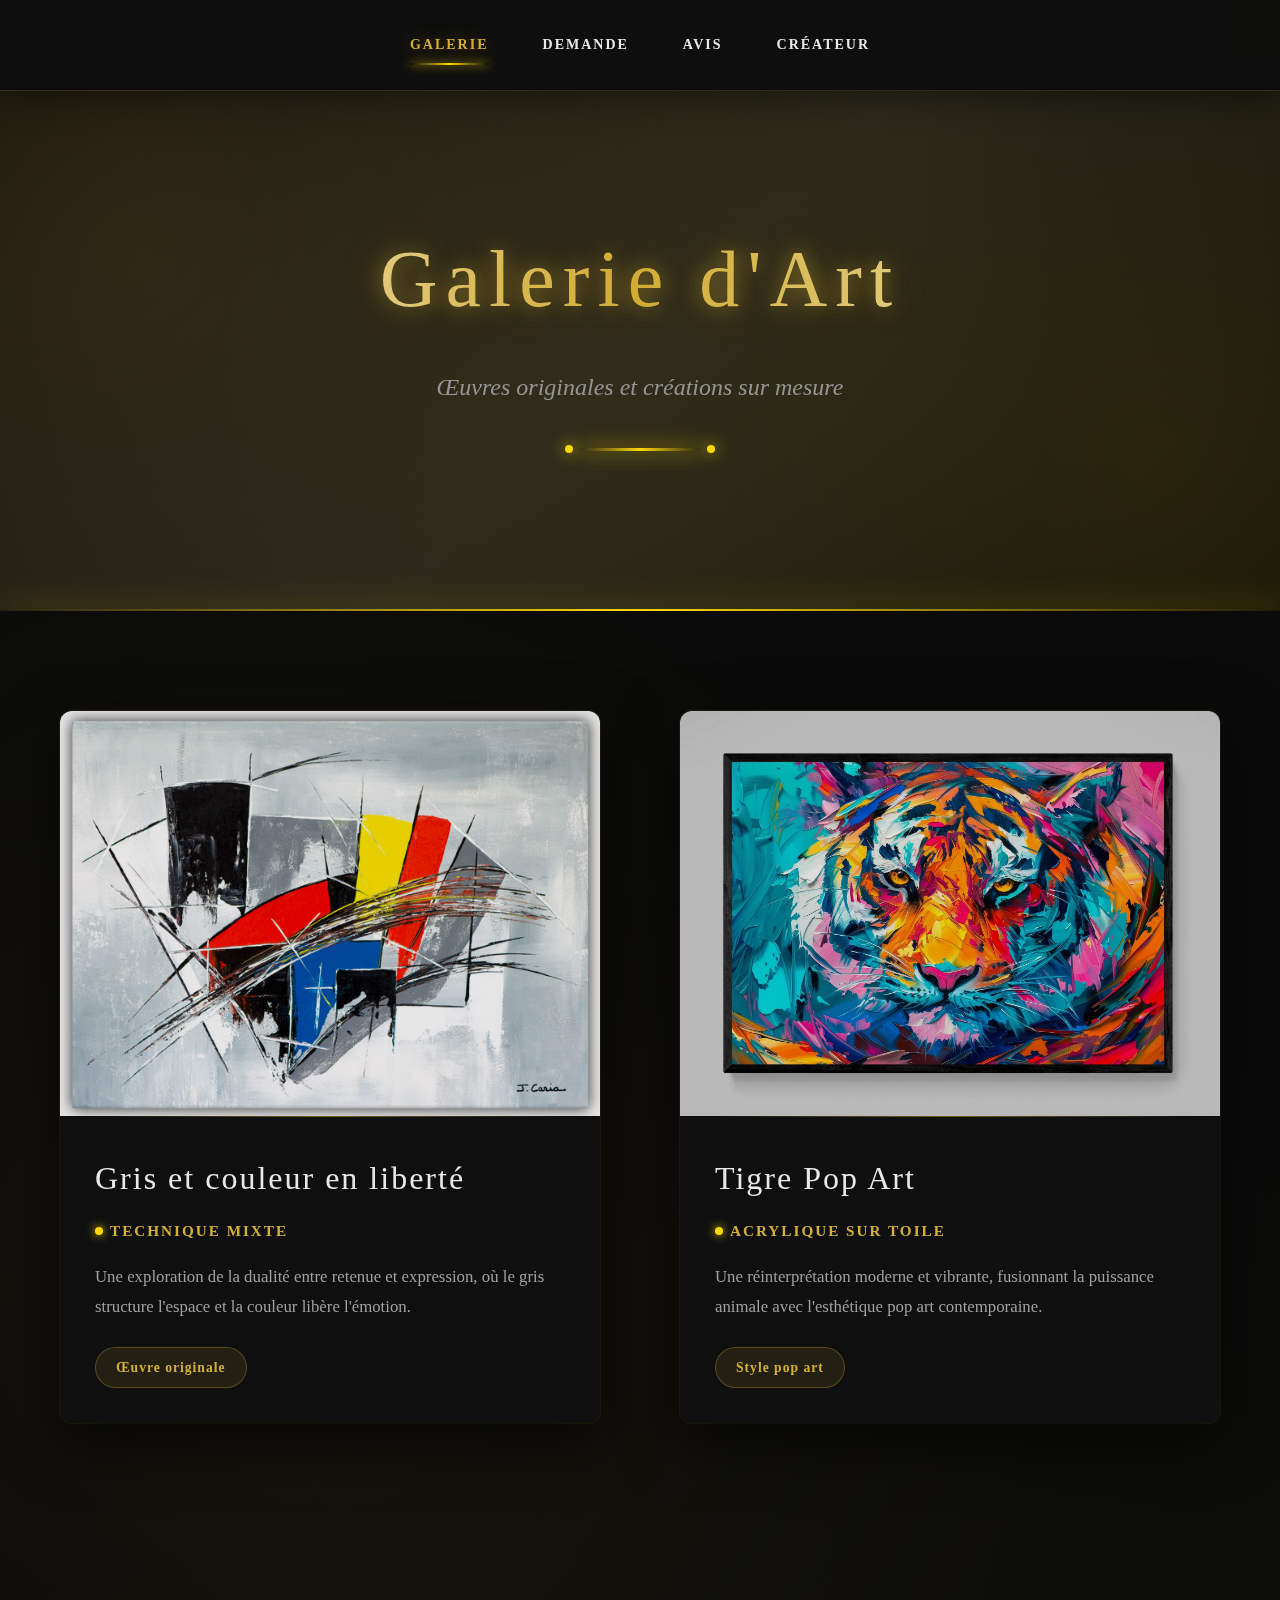
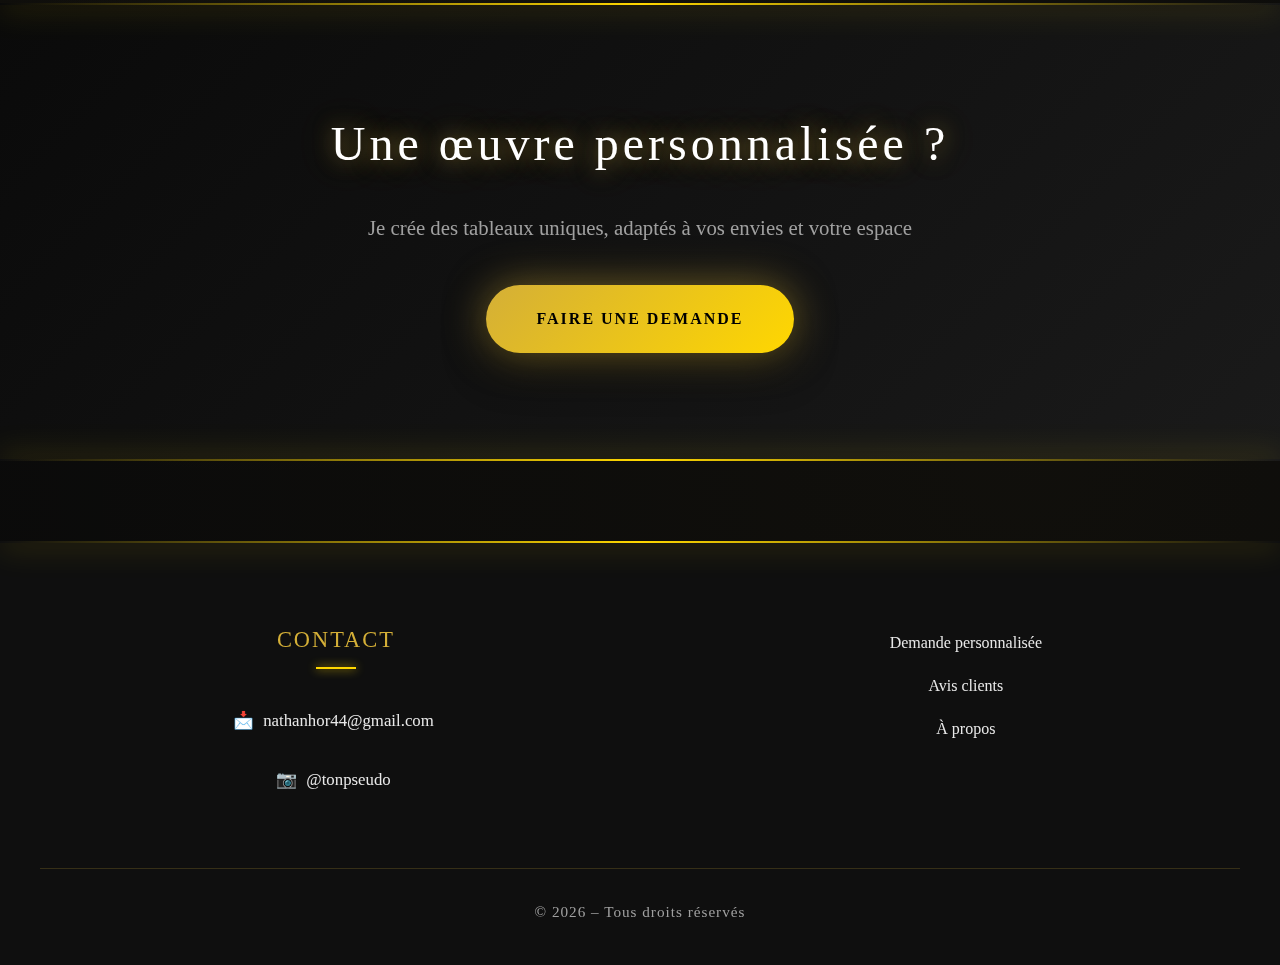
<file: index.html>
<!DOCTYPE html>
<html lang="fr">
<head>
  <meta charset="UTF-8">
  <meta name="viewport" content="width=device-width, initial-scale=1.0">
  <title>Galerie – Œuvres Originales</title>
  <link rel="stylesheet" href="style.css">
</head>
<body>
  <!-- Navigation -->
  <nav>
    <a href="index.html" class="active">Galerie</a>
    <a href="demande.html">Demande</a>
    <a href="avis.html">Avis</a>
    <a href="createur.html">Créateur</a>
  </nav>
  <!-- Hero Section -->
  <header class="hero">
    <div class="hero-content">
      <h1>Galerie d'Art</h1>
      <p class="subtitle">Œuvres originales et créations sur mesure</p>
      <div class="hero-divider"></div>
    </div>
  </header>
  <!-- Galerie -->
  <main class="galerie">

    <div class="oeuvre" data-aos="fade-up">
      <div class="oeuvre-image">
        <img src="tableau-gris-et-colore-en-liberte.jpg" alt="Tableau gris et coloré en liberté">
        <div class="oeuvre-overlay">
          <button class="btn-contact" onclick="window.location.href='paiement.html'">Commander</button>
        </div>
      </div>
      <div class="oeuvre-info">
        <h2>Gris et couleur en liberté</h2>
        <p class="technique">Technique mixte</p>
        <p class="description">Une exploration de la dualité entre retenue et expression, où le gris structure l'espace et la couleur libère l'émotion.</p>
        <span class="tag">Œuvre originale</span>
      </div>
    </div>
    <div class="oeuvre" data-aos="fade-up" data-aos-delay="100">
      <div class="oeuvre-image">
        <img src="tableau-tigre-pop-art-283023_5000x.webp" alt="Tigre pop art">
        <div class="oeuvre-overlay">
          <button class="btn-contact" onclick="window.location.href='paiement.html'">Commander</button>
        </div>
      </div>
      <div class="oeuvre-info">
        <h2>Tigre Pop Art</h2>
        <p class="technique">Acrylique sur toile</p>
        <p class="description">Une réinterprétation moderne et vibrante, fusionnant la puissance animale avec l'esthétique pop art contemporaine.</p>
        <span class="tag">Style pop art</span>
      </div>
    </div>
  </main>
  <!-- Call to action -->
  <section class="cta">
    <h2>Une œuvre personnalisée ?</h2>
    <p>Je crée des tableaux uniques, adaptés à vos envies et votre espace</p>
    <a href="demande.html" class="btn-primary">Faire une demande</a>
  </section>
  <!-- Footer -->
  <footer>
    <div class="footer-content">
      <div class="footer-contact">
        <h3>Contact</h3>
        <p>
          📩 <a href="mailto:nathanhor44@gmail.com?subject=Contact%20artiste">nathanhor44@gmail.com</a>
        </p>
        <p>
          📷 <a href="https://www.instagram.com/tonpseudo/" target="_blank">@tonpseudo</a>
        </p>
      </div>
      <div class="footer-nav">
        <a href="demande.html">Demande personnalisée</a>
        <a href="avis.html">Avis clients</a>
        <a href="createur.html">À propos</a>
      </div>
    </div>
    <p class="copyright">© 2026 – Tous droits réservés</p>
  </footer>
</body>
</html>
</file>
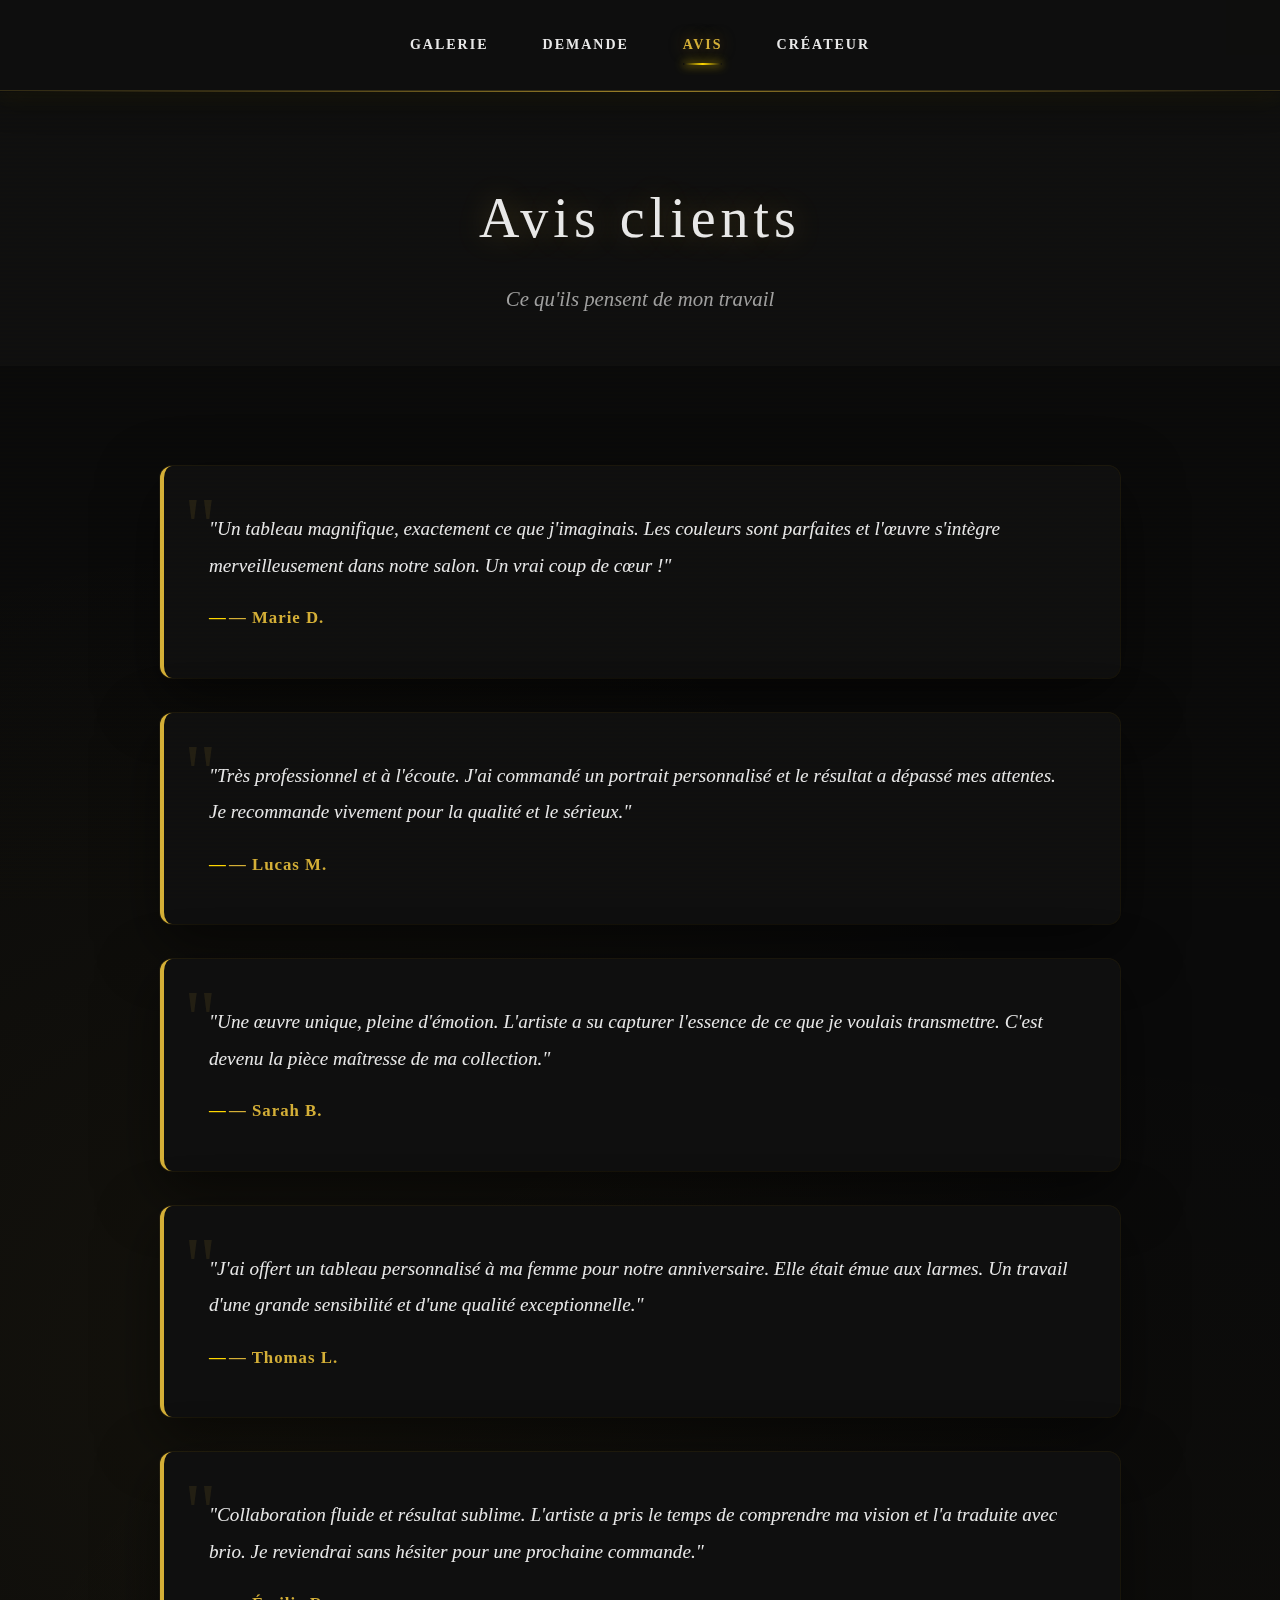
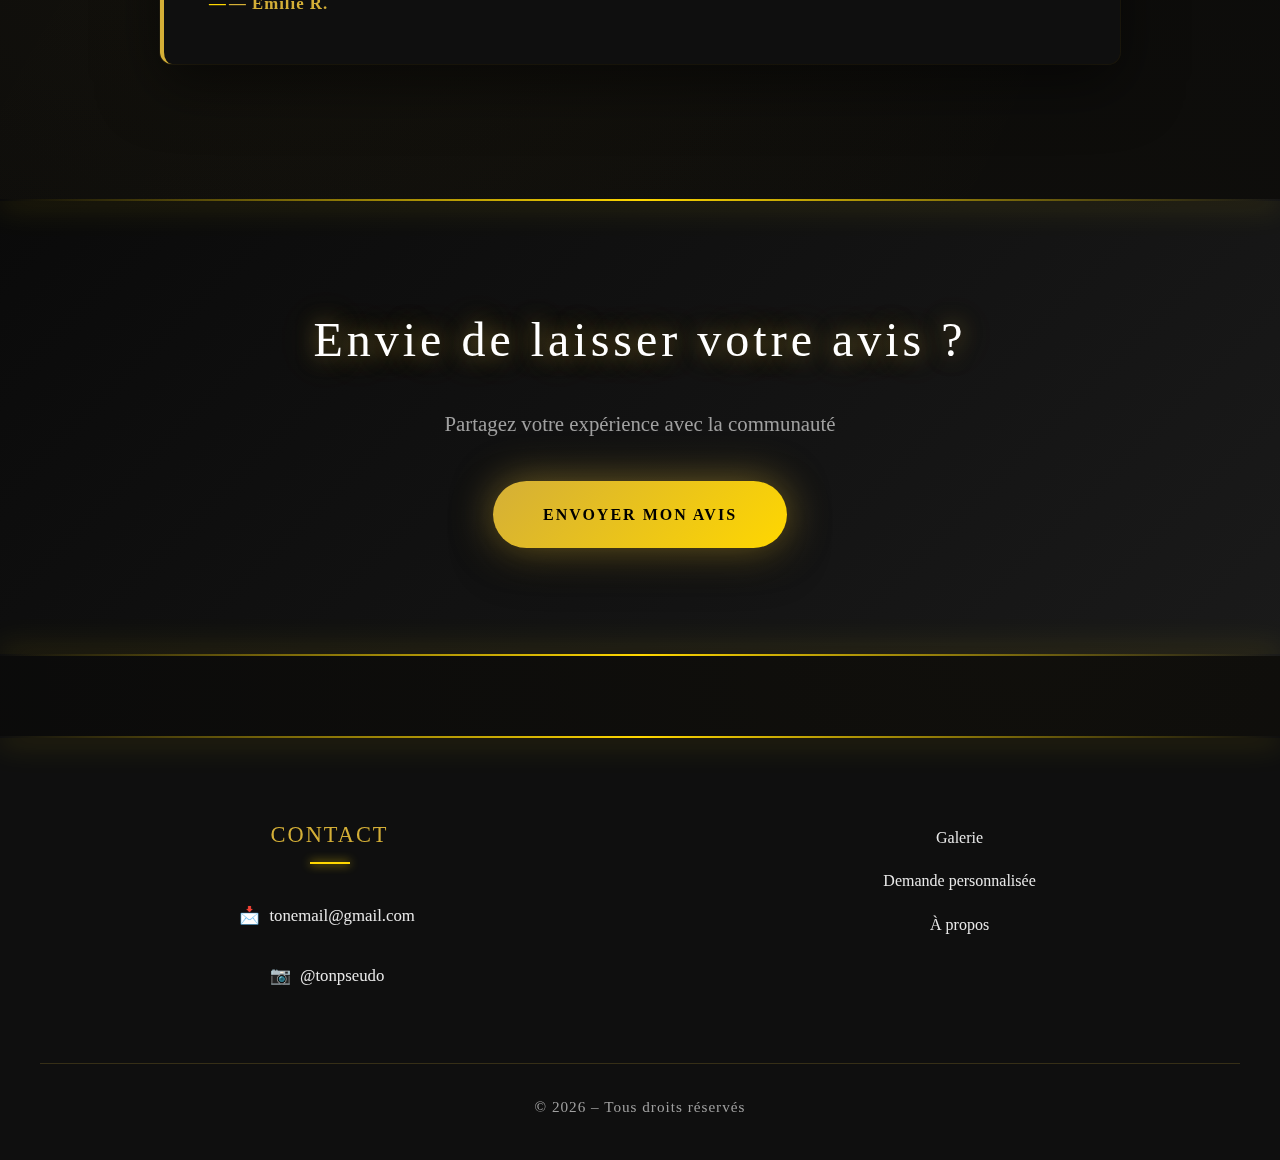
<file: avis.html>
<!DOCTYPE html>
<html lang="fr">
<head>
  <meta charset="UTF-8">
  <meta name="viewport" content="width=device-width, initial-scale=1.0">
  <title>Avis clients</title>
  <link rel="stylesheet" href="style.css">
</head>

<body>

  <nav>
    <a href="index.html">Galerie</a>
    <a href="demande.html">Demande</a>
    <a href="avis.html" class="active">Avis</a>
    <a href="createur.html">Créateur</a>
  </nav>

  <header>
    <h1>Avis clients</h1>
    <p>Ce qu'ils pensent de mon travail</p>
  </header>

  <main class="avis-container">

    <div class="avis">
      <p>"Un tableau magnifique, exactement ce que j'imaginais. Les couleurs sont parfaites et l'œuvre s'intègre merveilleusement dans notre salon. Un vrai coup de cœur !"</p>
      <span>— Marie D.</span>
    </div>

    <div class="avis">
      <p>"Très professionnel et à l'écoute. J'ai commandé un portrait personnalisé et le résultat a dépassé mes attentes. Je recommande vivement pour la qualité et le sérieux."</p>
      <span>— Lucas M.</span>
    </div>

    <div class="avis">
      <p>"Une œuvre unique, pleine d'émotion. L'artiste a su capturer l'essence de ce que je voulais transmettre. C'est devenu la pièce maîtresse de ma collection."</p>
      <span>— Sarah B.</span>
    </div>

    <div class="avis">
      <p>"J'ai offert un tableau personnalisé à ma femme pour notre anniversaire. Elle était émue aux larmes. Un travail d'une grande sensibilité et d'une qualité exceptionnelle."</p>
      <span>— Thomas L.</span>
    </div>

    <div class="avis">
      <p>"Collaboration fluide et résultat sublime. L'artiste a pris le temps de comprendre ma vision et l'a traduite avec brio. Je reviendrai sans hésiter pour une prochaine commande."</p>
      <span>— Émilie R.</span>
    </div>

  </main>

  <!-- Call to action -->
  <section class="cta">
    <h2>Envie de laisser votre avis ?</h2>
    <p>Partagez votre expérience avec la communauté</p>
    <a href="mailto:tonemail@gmail.com?subject=Mon%20avis" class="btn-primary">Envoyer mon avis</a>
  </section>

  <footer>
    <div class="footer-content">
      <div class="footer-contact">
        <h3>Contact</h3>
        <p>
          📩 <a href="mailto:tonemail@gmail.com?subject=Avis">tonemail@gmail.com</a>
        </p>
        <p>
          📷 <a href="https://www.instagram.com/tonpseudo/" target="_blank">@tonpseudo</a>
        </p>
      </div>
      <div class="footer-nav">
        <a href="../index.html">Galerie</a>
        <a href="demande.html">Demande personnalisée</a>
        <a href="createur.html">À propos</a>
      </div>
    </div>
    <p class="copyright">© 2026 – Tous droits réservés</p>
  </footer>

</body>
</html>
</file>
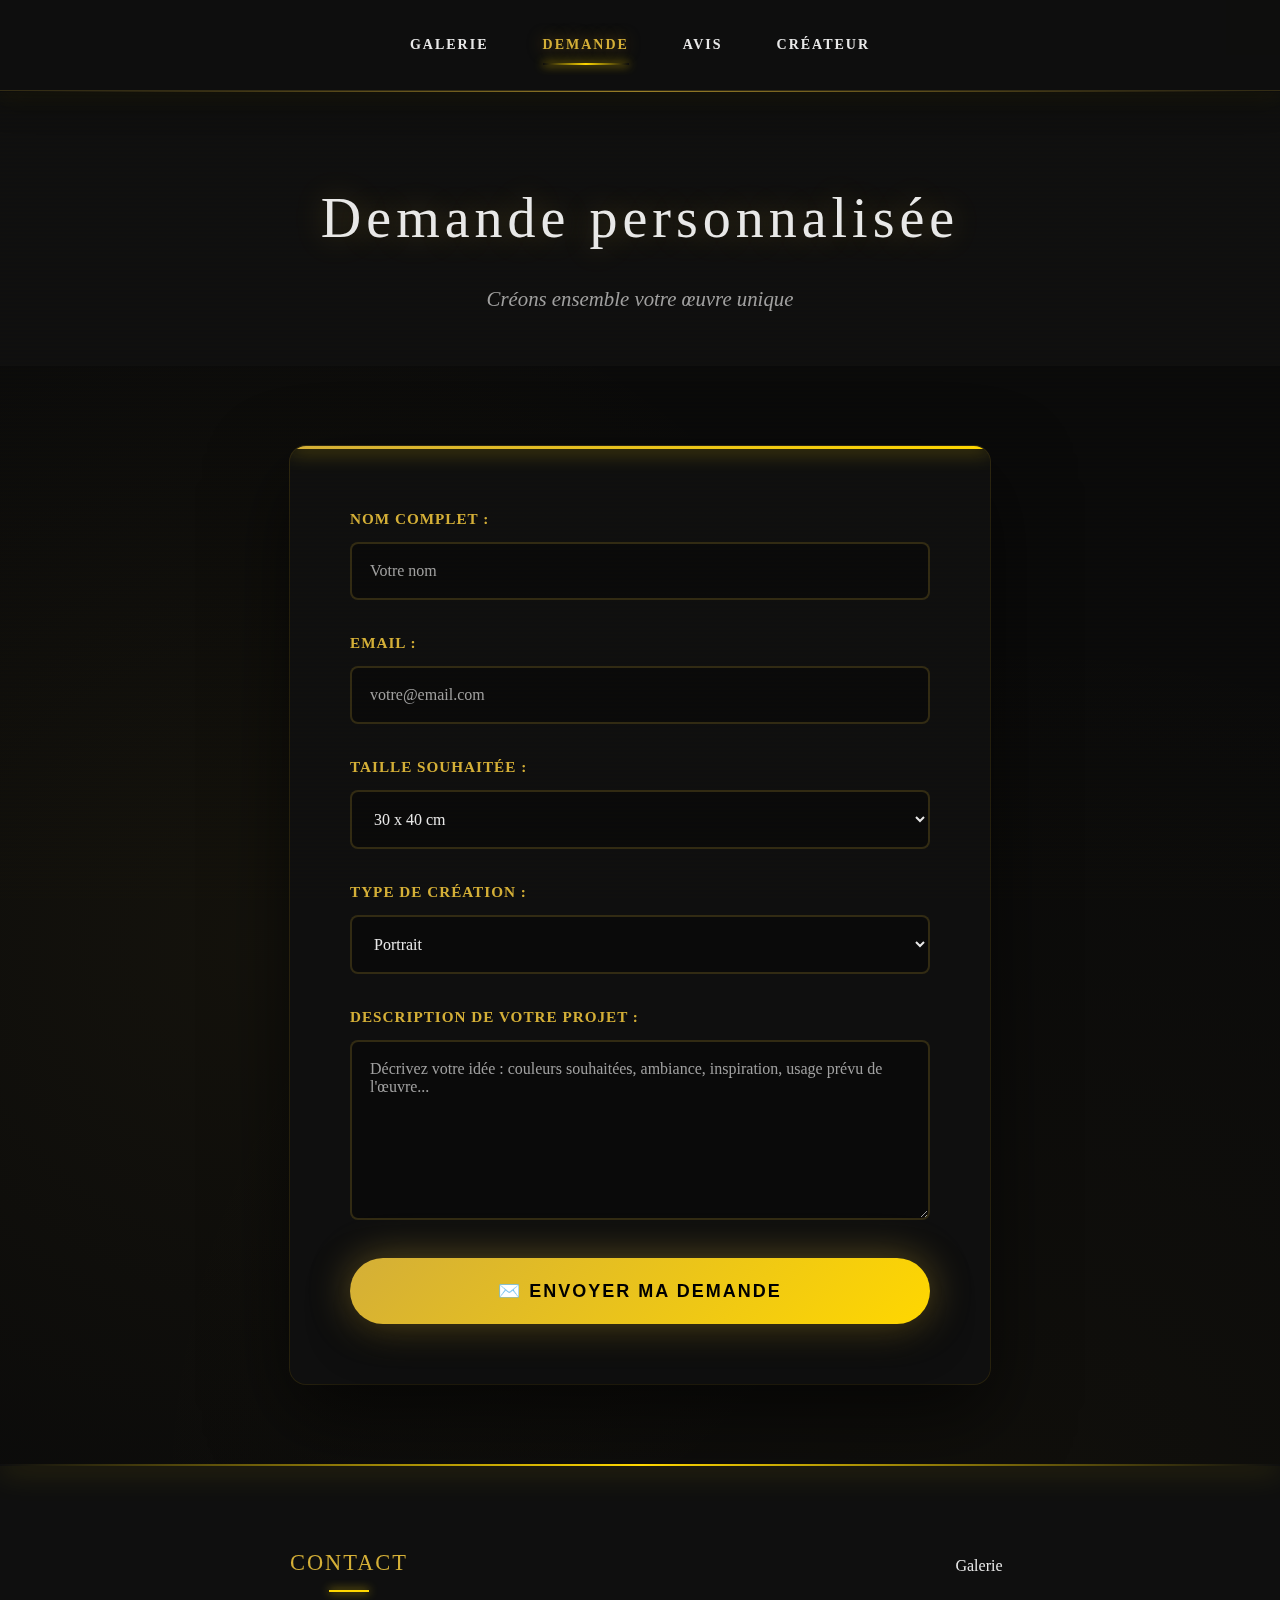
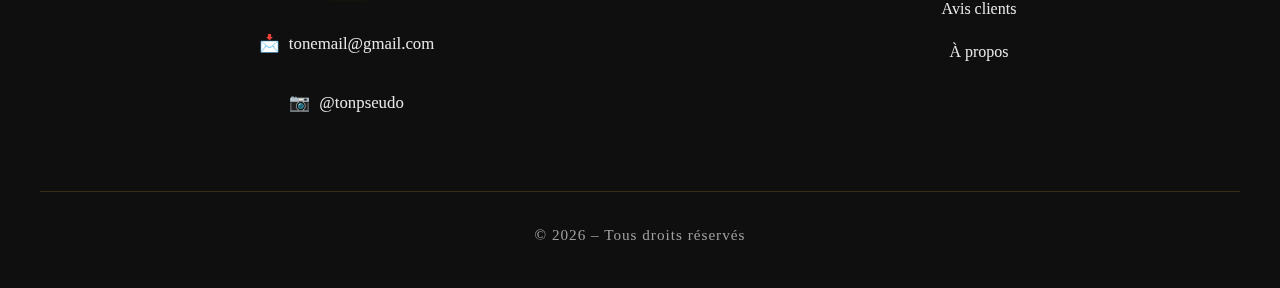
<file: demande.html>
<!DOCTYPE html>
<html lang="fr">
<head>
  <meta charset="UTF-8">
  <meta name="viewport" content="width=device-width, initial-scale=1.0">
  <title>Demande personnalisée</title>
  <link rel="stylesheet" href="style.css">
</head>

<body>

  <nav>
    <a href="index.html">Galerie</a>
    <a href="demande.html" class="active">Demande</a>
    <a href="avis.html">Avis</a>
    <a href="createur.html">Créateur</a>
  </nav>

  <header>
    <h1>Demande personnalisée</h1>
    <p>Créons ensemble votre œuvre unique</p>
  </header>

  <main>
    <form action="mailto:tonemail@gmail.com" method="post" enctype="text/plain">

      <label for="nom">Nom complet :</label>
      <input type="text" id="nom" name="Nom" placeholder="Votre nom" required>

      <label for="email">Email :</label>
      <input type="email" id="email" name="Email" placeholder="votre@email.com" required>

      <label for="taille">Taille souhaitée :</label>
      <select id="taille" name="Taille">
        <option>30 x 40 cm</option>
        <option>50 x 70 cm</option>
        <option>80 x 100 cm</option>
        <option>100 x 120 cm</option>
        <option>Autre (précisez en description)</option>
      </select>

      <label for="type">Type de création :</label>
      <select id="type" name="Type">
        <option>Portrait</option>
        <option>Paysage</option>
        <option>Abstrait</option>
        <option>Pop Art</option>
        <option>Réalisme</option>
        <option>Autre (précisez en description)</option>
      </select>

      <label for="description">Description de votre projet :</label>
      <textarea id="description" name="Description" placeholder="Décrivez votre idée : couleurs souhaitées, ambiance, inspiration, usage prévu de l'œuvre..."></textarea>

      <button type="submit">✉️ Envoyer ma demande</button>

    </form>
  </main>

  <footer>
    <div class="footer-content">
      <div class="footer-contact">
        <h3>Contact</h3>
        <p>
          📩 <a href="mailto:tonemail@gmail.com?subject=Demande%20tableau">tonemail@gmail.com</a>
        </p>
        <p>
          📷 <a href="https://www.instagram.com/tonpseudo/" target="_blank">@tonpseudo</a>
        </p>
      </div>
      <div class="footer-nav">
        <a href="../index.html">Galerie</a>
        <a href="avis.html">Avis clients</a>
        <a href="createur.html">À propos</a>
      </div>
    </div>
    <p class="copyright">© 2026 – Tous droits réservés</p>
  </footer>

</body>
</html>
</file>
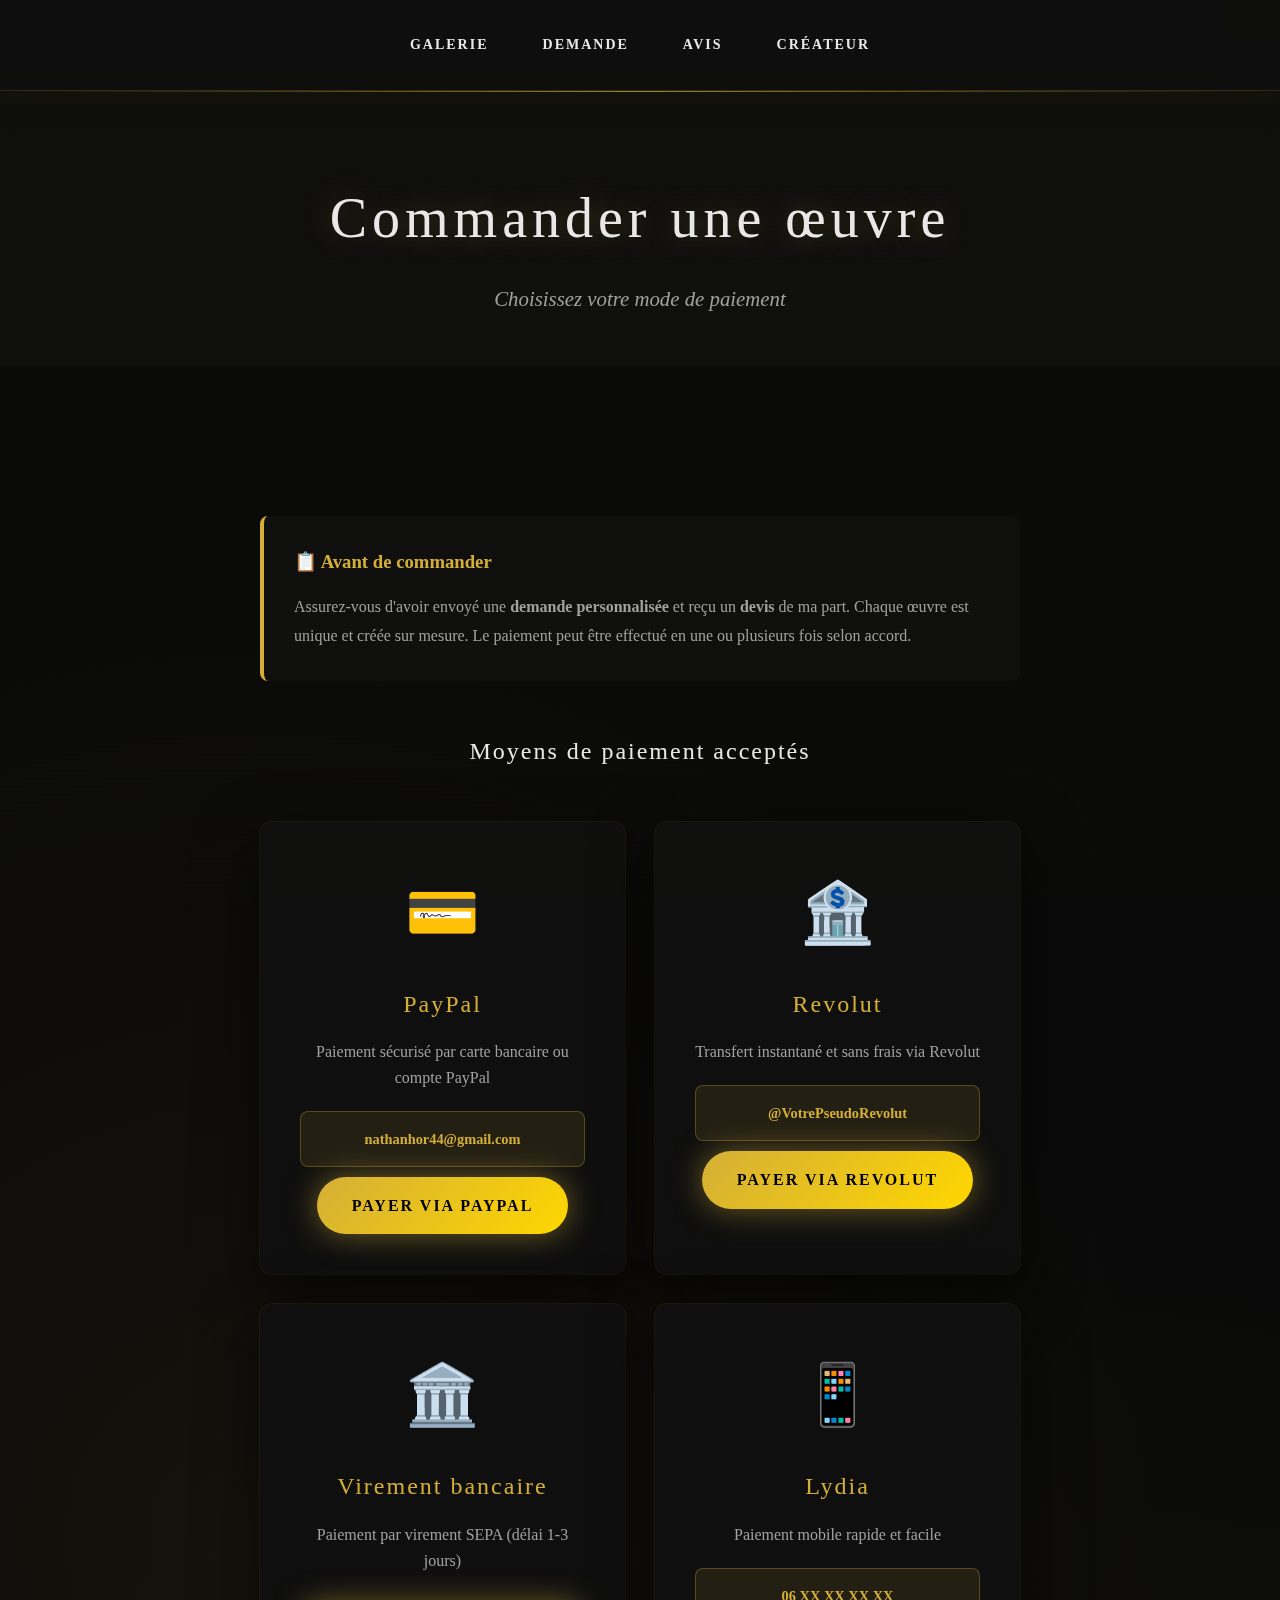
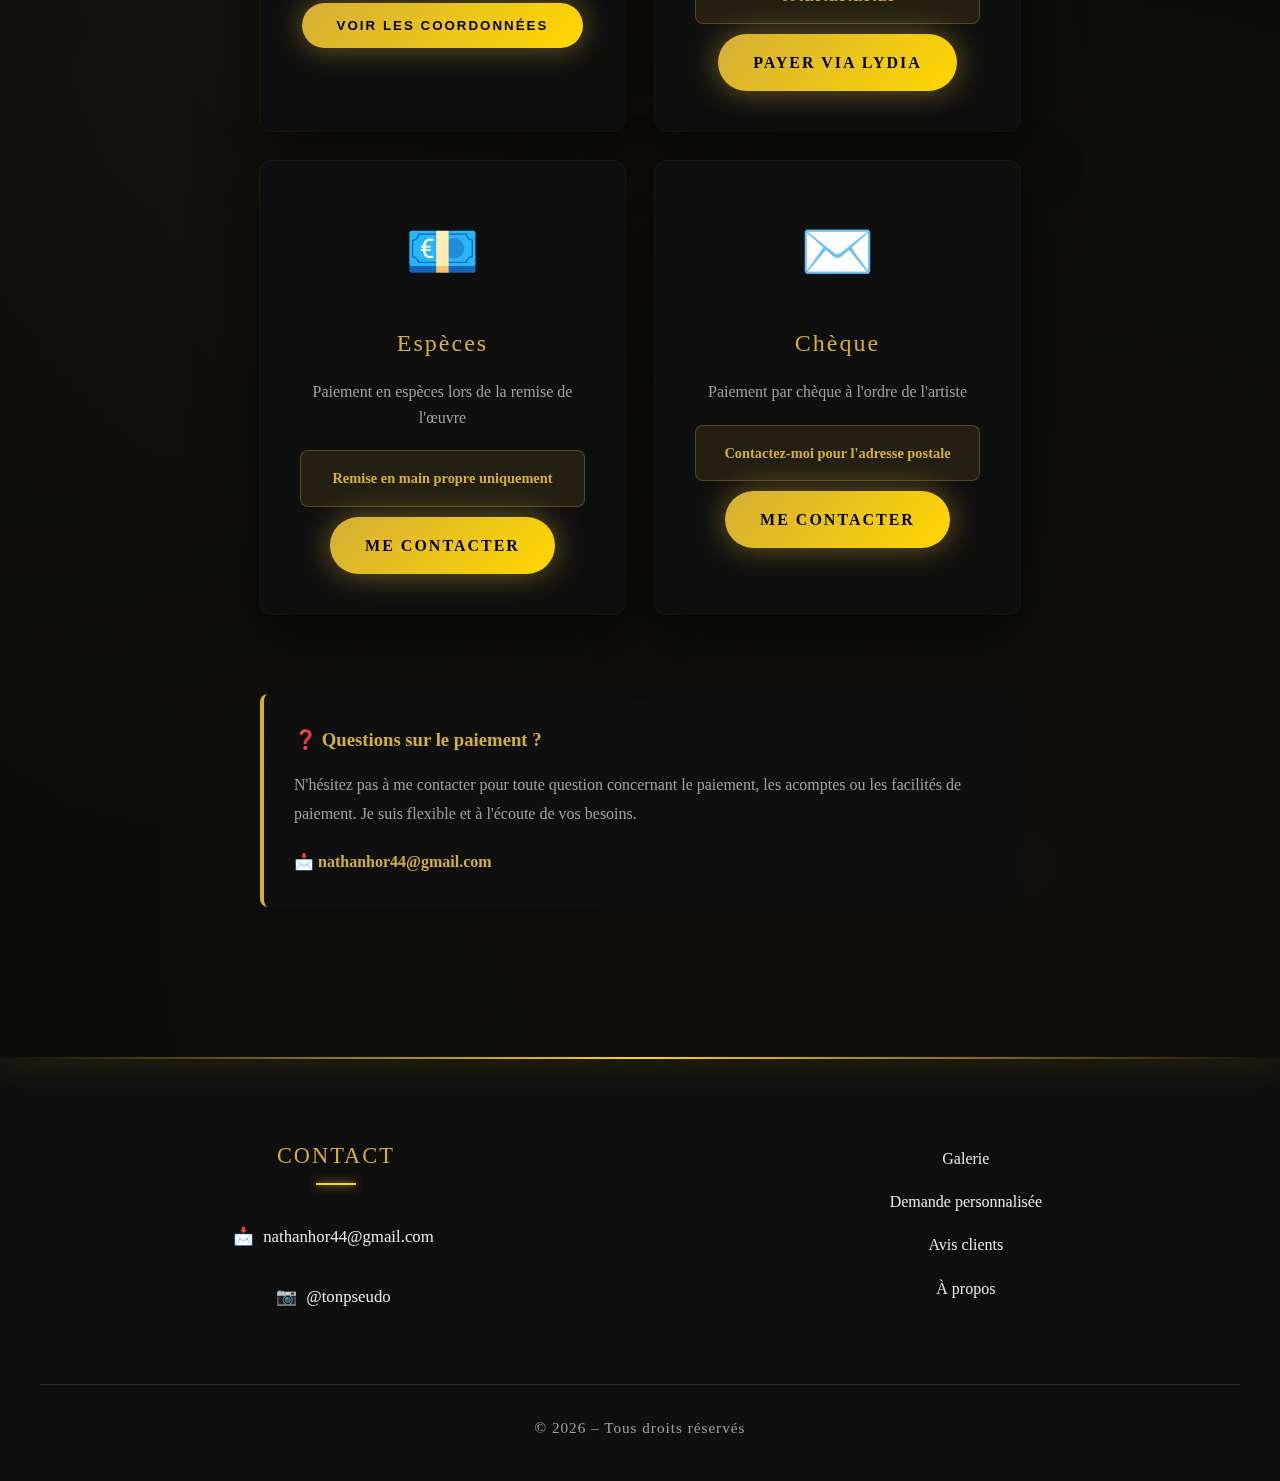
<file: paiement.html>
<!DOCTYPE html>
<html lang="fr">
<head>
  <meta charset="UTF-8">
  <meta name="viewport" content="width=device-width, initial-scale=1.0">
  <title>Commander une œuvre</title>
  <link rel="stylesheet" href="style.css">
  <style>
    .payment-container {
      max-width: 800px;
      margin: 80px auto;
      padding: 20px;
    }

    .payment-options {
      display: grid;
      grid-template-columns: repeat(auto-fit, minmax(250px, 1fr));
      gap: 30px;
      margin-top: 50px;
    }

    .payment-card {
      background: var(--secondary-color);
      padding: 40px;
      border-radius: 12px;
      box-shadow: 
        0 20px 60px rgba(0, 0, 0, 0.6),
        0 0 0 1px rgba(212, 175, 55, 0.1);
      transition: var(--transition);
      text-align: center;
      cursor: pointer;
      position: relative;
      overflow: hidden;
    }

    .payment-card::before {
      content: '';
      position: absolute;
      top: -2px;
      left: -2px;
      right: -2px;
      bottom: -2px;
      background: linear-gradient(
        45deg,
        transparent 30%,
        rgba(212, 175, 55, 0.3) 50%,
        transparent 70%
      );
      border-radius: 12px;
      opacity: 0;
      transition: var(--transition);
      z-index: -1;
    }

    .payment-card:hover {
      transform: translateY(-10px);
      box-shadow: 
        0 30px 80px rgba(0, 0, 0, 0.8),
        0 0 60px rgba(212, 175, 55, 0.3),
        0 0 0 1px rgba(212, 175, 55, 0.4);
    }

    .payment-card:hover::before {
      opacity: 1;
    }

    .payment-icon {
      font-size: 60px;
      margin-bottom: 20px;
      display: block;
    }

    .payment-card h3 {
      color: var(--accent-color);
      font-size: 1.5em;
      margin-bottom: 15px;
      font-weight: 300;
      letter-spacing: 2px;
    }

    .payment-card p {
      color: var(--text-muted);
      line-height: 1.6;
      margin-bottom: 20px;
    }

    .payment-info {
      background: rgba(212, 175, 55, 0.1);
      border: 1px solid rgba(212, 175, 55, 0.3);
      border-radius: 8px;
      padding: 15px;
      margin-top: 15px;
      font-size: 0.9em;
      color: var(--accent-color);
      font-weight: 600;
    }

    .btn-payment {
      display: inline-block;
      background: linear-gradient(135deg, var(--accent-color), var(--accent-glow));
      color: #000;
      padding: 15px 35px;
      border: none;
      border-radius: 50px;
      font-weight: 700;
      text-transform: uppercase;
      letter-spacing: 2px;
      cursor: pointer;
      transition: var(--transition);
      margin-top: 10px;
      text-decoration: none;
      box-shadow: 0 0 30px rgba(212, 175, 55, 0.5);
    }

    .btn-payment:hover {
      transform: scale(1.05);
      box-shadow: 0 0 50px rgba(212, 175, 55, 0.8);
    }

    .important-note {
      background: var(--secondary-color);
      border-left: 4px solid var(--accent-color);
      padding: 30px;
      margin: 50px 0;
      border-radius: 8px;
    }

    .important-note h3 {
      color: var(--accent-color);
      margin-bottom: 15px;
    }

    .important-note p {
      color: var(--text-muted);
      line-height: 1.8;
    }
  </style>
</head>

<body>

  <nav>
    <a href="index.html">Galerie</a>
    <a href="demande.html">Demande</a>
    <a href="avis.html">Avis</a>
    <a href="createur.html">Créateur</a>
  </nav>

  <header>
    <h1>Commander une œuvre</h1>
    <p>Choisissez votre mode de paiement</p>
  </header>

  <main class="payment-container">

    <div class="important-note">
      <h3>📋 Avant de commander</h3>
      <p>
        Assurez-vous d'avoir envoyé une <strong>demande personnalisée</strong> et reçu un <strong>devis</strong> 
        de ma part. Chaque œuvre est unique et créée sur mesure. Le paiement peut être effectué en une ou plusieurs fois selon accord.
      </p>
    </div>

    <h2 style="text-align: center; color: var(--text-color); margin-bottom: 20px; font-weight: 300; letter-spacing: 2px;">
      Moyens de paiement acceptés
    </h2>

    <div class="payment-options">

      <!-- PayPal -->
      <div class="payment-card">
        <span class="payment-icon">💳</span>
        <h3>PayPal</h3>
        <p>Paiement sécurisé par carte bancaire ou compte PayPal</p>
        <div class="payment-info">
          nathanhor44@gmail.com
        </div>
        <a href="https://www.paypal.com/paypalme/votrepseudo" target="_blank" class="btn-payment">
          Payer via PayPal
        </a>
      </div>

      <!-- Revolut -->
      <div class="payment-card">
        <span class="payment-icon">🏦</span>
        <h3>Revolut</h3>
        <p>Transfert instantané et sans frais via Revolut</p>
        <div class="payment-info">
          @VotrePseudoRevolut
        </div>
        <a href="https://revolut.me/votrepseudo" target="_blank" class="btn-payment">
          Payer via Revolut
        </a>
      </div>

      <!-- Virement bancaire -->
      <div class="payment-card" onclick="showBankDetails()">
        <span class="payment-icon">🏛️</span>
        <h3>Virement bancaire</h3>
        <p>Paiement par virement SEPA (délai 1-3 jours)</p>
        <div class="payment-info" id="bankInfo" style="display: none;">
          <strong>IBAN :</strong> FR76 XXXX XXXX XXXX XXXX XXXX XXX<br>
          <strong>BIC :</strong> XXXXXXXXX<br>
          <strong>Titulaire :</strong> Votre Nom
        </div>
        <button class="btn-payment" onclick="showBankDetails(); event.stopPropagation();">
          Voir les coordonnées
        </button>
      </div>

      <!-- Lydia -->
      <div class="payment-card">
        <span class="payment-icon">📱</span>
        <h3>Lydia</h3>
        <p>Paiement mobile rapide et facile</p>
        <div class="payment-info">
          06 XX XX XX XX
        </div>
        <a href="https://lydia-app.com/collect/votrepseudo" target="_blank" class="btn-payment">
          Payer via Lydia
        </a>
      </div>

      <!-- Espèces (remise en main propre) -->
      <div class="payment-card">
        <span class="payment-icon">💶</span>
        <h3>Espèces</h3>
        <p>Paiement en espèces lors de la remise de l'œuvre</p>
        <div class="payment-info">
          Remise en main propre uniquement
        </div>
        <a href="mailto:nathanhor44@gmail.com?subject=Paiement%20en%20espèces" class="btn-payment">
          Me contacter
        </a>
      </div>

      <!-- Chèque -->
      <div class="payment-card">
        <span class="payment-icon">✉️</span>
        <h3>Chèque</h3>
        <p>Paiement par chèque à l'ordre de l'artiste</p>
        <div class="payment-info">
          Contactez-moi pour l'adresse postale
        </div>
        <a href="mailto:nathanhor44@gmail.com?subject=Paiement%20par%20chèque" class="btn-payment">
          Me contacter
        </a>
      </div>

    </div>

    <div class="important-note" style="margin-top: 80px;">
      <h3>❓ Questions sur le paiement ?</h3>
      <p>
        N'hésitez pas à me contacter pour toute question concernant le paiement, 
        les acomptes ou les facilités de paiement. Je suis flexible et à l'écoute de vos besoins.
      </p>
      <p style="margin-top: 20px;">
        📩 <a href="mailto:nathanhor44@gmail.com?subject=Question%20paiement" 
               style="color: var(--accent-color); text-decoration: none; font-weight: 700;">
          nathanhor44@gmail.com
        </a>
      </p>
    </div>

  </main>

  <footer>
    <div class="footer-content">
      <div class="footer-contact">
        <h3>Contact</h3>
        <p>
          📩 <a href="mailto:nathanhor44@gmail.com?subject=Contact">nathanhor44@gmail.com</a>
        </p>
        <p>
          📷 <a href="https://www.instagram.com/tonpseudo/" target="_blank">@tonpseudo</a>
        </p>
      </div>
      <div class="footer-nav">
        <a href="index.html">Galerie</a>
        <a href="demande.html">Demande personnalisée</a>
        <a href="avis.html">Avis clients</a>
        <a href="createur.html">À propos</a>
      </div>
    </div>
    <p class="copyright">© 2026 – Tous droits réservés</p>
  </footer>

  <script>
    function showBankDetails() {
      const bankInfo = document.getElementById('bankInfo');
      if (bankInfo.style.display === 'none') {
        bankInfo.style.display = 'block';
      } else {
        bankInfo.style.display = 'none';
      }
    }
  </script>

</body>
</html>
</file>
<file: style.css>
/* ===== VARIABLES ===== */
:root {
  --primary-color: #0a0a0a;
  --secondary-color: #0f0f0f;
  --accent-color: #d4af37;
  --accent-glow: #ffd700;
  --text-color: #e8e8e8;
  --text-muted: #a0a0a0;
  --white: #ffffff;
  --dark: #1a1a1a;
  --shadow: 0 20px 60px rgba(0, 0, 0, 0.5);
  --shadow-glow: 0 0 40px rgba(212, 175, 55, 0.3);
  --transition: all 0.4s cubic-bezier(0.4, 0, 0.2, 1);
}

/* ===== RESET ===== */
* {
  margin: 0;
  padding: 0;
  box-sizing: border-box;
}

body {
  font-family: 'Georgia', 'Times New Roman', serif;
  background-color: var(--primary-color);
  background-image: 
    radial-gradient(circle at 20% 50%, rgba(212, 175, 55, 0.05) 0%, transparent 50%),
    radial-gradient(circle at 80% 80%, rgba(212, 175, 55, 0.03) 0%, transparent 50%);
  color: var(--text-color);
  line-height: 1.7;
  overflow-x: hidden;
  position: relative;
}

body::before {
  content: '';
  position: fixed;
  top: 0;
  left: 0;
  width: 100%;
  height: 100%;
  background: 
    repeating-linear-gradient(
      0deg,
      transparent,
      transparent 2px,
      rgba(212, 175, 55, 0.02) 2px,
      rgba(212, 175, 55, 0.02) 4px
    );
  pointer-events: none;
  z-index: 1;
  opacity: 0.5;
}

/* ===== NAVIGATION ===== */
nav {
  background: rgba(15, 15, 15, 0.8);
  backdrop-filter: blur(20px) saturate(180%);
  -webkit-backdrop-filter: blur(20px) saturate(180%);
  border-bottom: 1px solid rgba(212, 175, 55, 0.2);
  padding: 25px 40px;
  text-align: center;
  position: sticky;
  top: 0;
  z-index: 1000;
  box-shadow: 0 8px 32px rgba(0, 0, 0, 0.4);
}

nav a {
  margin: 0 25px;
  text-decoration: none;
  color: var(--text-color);
  font-weight: 600;
  font-size: 14px;
  letter-spacing: 2px;
  text-transform: uppercase;
  position: relative;
  transition: var(--transition);
  padding: 8px 0;
  display: inline-block;
}

nav a::before {
  content: '';
  position: absolute;
  bottom: 0;
  left: 50%;
  transform: translateX(-50%);
  width: 0;
  height: 2px;
  background: linear-gradient(90deg, transparent, var(--accent-glow), transparent);
  transition: var(--transition);
  box-shadow: 0 0 10px var(--accent-glow);
}

nav a::after {
  content: '';
  position: absolute;
  top: 50%;
  left: 50%;
  transform: translate(-50%, -50%);
  width: 0;
  height: 0;
  background: radial-gradient(circle, rgba(212, 175, 55, 0.1) 0%, transparent 70%);
  border-radius: 50%;
  transition: var(--transition);
  z-index: -1;
  opacity: 0;
}

nav a:hover {
  color: var(--accent-glow);
  text-shadow: 0 0 20px rgba(212, 175, 55, 0.6);
}

nav a:hover::before {
  width: 100%;
}

nav a:hover::after {
  width: 120px;
  height: 120px;
  opacity: 1;
}

nav a.active {
  color: var(--accent-color);
  text-shadow: 0 0 15px rgba(212, 175, 55, 0.5);
}

nav a.active::before {
  width: 100%;
}

/* ===== HERO SECTION ===== */
.hero {
  background: linear-gradient(135deg, #0a0a0a 0%, #1a1a1a 50%, #0a0a0a 100%);
  color: var(--white);
  padding: 120px 20px;
  text-align: center;
  position: relative;
  overflow: hidden;
}

.hero::before {
  content: '';
  position: absolute;
  top: -50%;
  left: -50%;
  width: 200%;
  height: 200%;
  background: 
    radial-gradient(circle at 30% 40%, rgba(212, 175, 55, 0.15) 0%, transparent 50%),
    radial-gradient(circle at 70% 60%, rgba(255, 215, 0, 0.1) 0%, transparent 50%);
  animation: heroGlow 15s ease-in-out infinite;
  pointer-events: none;
}

@keyframes heroGlow {
  0%, 100% { transform: translate(0, 0) rotate(0deg); }
  33% { transform: translate(-10%, -10%) rotate(120deg); }
  66% { transform: translate(10%, 10%) rotate(240deg); }
}

.hero::after {
  content: '';
  position: absolute;
  bottom: 0;
  left: 0;
  width: 100%;
  height: 2px;
  background: linear-gradient(90deg, 
    transparent 0%, 
    var(--accent-glow) 50%, 
    transparent 100%);
  box-shadow: 0 0 30px var(--accent-glow);
  animation: lineGlow 3s ease-in-out infinite;
}

@keyframes lineGlow {
  0%, 100% { opacity: 0.3; }
  50% { opacity: 1; }
}

.hero-content {
  position: relative;
  z-index: 1;
}

.hero h1 {
  font-size: 5em;
  margin-bottom: 20px;
  font-weight: 300;
  letter-spacing: 8px;
  animation: fadeInUp 1s ease, textGlow 3s ease-in-out infinite;
  text-shadow: 
    0 0 20px rgba(212, 175, 55, 0.5),
    0 0 40px rgba(212, 175, 55, 0.3),
    0 0 60px rgba(212, 175, 55, 0.2);
  background: linear-gradient(to right, #fff, #d4af37, #fff);
  -webkit-background-clip: text;
  -webkit-text-fill-color: transparent;
  background-clip: text;
}

@keyframes textGlow {
  0%, 100% {
    text-shadow: 
      0 0 20px rgba(212, 175, 55, 0.5),
      0 0 40px rgba(212, 175, 55, 0.3),
      0 0 60px rgba(212, 175, 55, 0.2);
  }
  50% {
    text-shadow: 
      0 0 30px rgba(212, 175, 55, 0.8),
      0 0 50px rgba(212, 175, 55, 0.5),
      0 0 80px rgba(212, 175, 55, 0.3);
  }
}

.hero .subtitle {
  font-size: 1.5em;
  font-style: italic;
  opacity: 0.9;
  animation: fadeInUp 1s ease 0.3s both;
  color: var(--text-muted);
}

.hero-divider {
  width: 120px;
  height: 3px;
  background: linear-gradient(90deg, 
    transparent, 
    var(--accent-glow), 
    transparent);
  margin: 40px auto;
  animation: fadeInUp 1s ease 0.6s both, dividerGlow 2s ease-in-out infinite;
  box-shadow: 0 0 20px var(--accent-glow);
  position: relative;
}

@keyframes dividerGlow {
  0%, 100% { 
    box-shadow: 0 0 20px var(--accent-glow);
    transform: scaleX(1);
  }
  50% { 
    box-shadow: 0 0 40px var(--accent-glow);
    transform: scaleX(1.2);
  }
}

.hero-divider::before,
.hero-divider::after {
  content: '';
  position: absolute;
  top: 50%;
  width: 8px;
  height: 8px;
  background: var(--accent-glow);
  border-radius: 50%;
  transform: translateY(-50%);
  box-shadow: 0 0 15px var(--accent-glow);
}

.hero-divider::before {
  left: -15px;
  animation: pulseLeft 2s ease-in-out infinite;
}

.hero-divider::after {
  right: -15px;
  animation: pulseRight 2s ease-in-out infinite;
}

@keyframes pulseLeft {
  0%, 100% { transform: translateY(-50%) scale(1); }
  50% { transform: translateY(-50%) scale(1.5); }
}

@keyframes pulseRight {
  0%, 100% { transform: translateY(-50%) scale(1); }
  50% { transform: translateY(-50%) scale(1.5); }
}

/* ===== HEADER SIMPLE ===== */
header:not(.hero) {
  text-align: center;
  padding: 80px 20px 50px;
  background: var(--secondary-color);
  position: relative;
  overflow: hidden;
}

header:not(.hero)::before {
  content: '';
  position: absolute;
  top: 0;
  left: 0;
  width: 100%;
  height: 1px;
  background: linear-gradient(90deg, 
    transparent, 
    var(--accent-color) 50%, 
    transparent);
  box-shadow: 0 0 20px var(--accent-glow);
}

header:not(.hero) h1 {
  font-size: 3.5em;
  margin-bottom: 15px;
  color: var(--text-color);
  font-weight: 300;
  letter-spacing: 5px;
  animation: fadeInUp 0.8s ease;
  text-shadow: 0 0 30px rgba(212, 175, 55, 0.3);
}

header:not(.hero) p {
  font-size: 1.3em;
  color: var(--text-muted);
  font-style: italic;
  animation: fadeInUp 0.8s ease 0.2s both;
}

/* ===== GALERIE ===== */
.galerie {
  display: grid;
  grid-template-columns: repeat(auto-fit, minmax(450px, 1fr));
  gap: 80px;
  padding: 100px 60px;
  max-width: 1400px;
  margin: 0 auto;
  position: relative;
}

.oeuvre {
  background: var(--secondary-color);
  border-radius: 12px;
  overflow: hidden;
  box-shadow: 
    0 20px 60px rgba(0, 0, 0, 0.6),
    0 0 0 1px rgba(212, 175, 55, 0.1);
  transition: var(--transition);
  cursor: pointer;
  position: relative;
  animation: fadeInUp 0.8s ease both;
}

.oeuvre:nth-child(1) { animation-delay: 0.1s; }
.oeuvre:nth-child(2) { animation-delay: 0.3s; }
.oeuvre:nth-child(3) { animation-delay: 0.5s; }

.oeuvre::before {
  content: '';
  position: absolute;
  top: -2px;
  left: -2px;
  right: -2px;
  bottom: -2px;
  background: linear-gradient(
    45deg,
    transparent 30%,
    rgba(212, 175, 55, 0.3) 50%,
    transparent 70%
  );
  border-radius: 12px;
  opacity: 0;
  transition: var(--transition);
  z-index: -1;
  animation: borderGlow 3s linear infinite;
  animation-play-state: paused;
}

@keyframes borderGlow {
  0% { transform: rotate(0deg); }
  100% { transform: rotate(360deg); }
}

.oeuvre:hover {
  transform: translateY(-15px) scale(1.02);
  box-shadow: 
    0 30px 80px rgba(0, 0, 0, 0.8),
    0 0 60px rgba(212, 175, 55, 0.3),
    0 0 0 1px rgba(212, 175, 55, 0.4);
}

.oeuvre:hover::before {
  opacity: 1;
  animation-play-state: running;
}

.oeuvre-image {
  position: relative;
  overflow: hidden;
  aspect-ratio: 4/3;
  background: #000;
}

.oeuvre-image::before {
  content: '';
  position: absolute;
  top: 0;
  left: -100%;
  width: 100%;
  height: 100%;
  background: linear-gradient(
    90deg,
    transparent,
    rgba(255, 255, 255, 0.2),
    transparent
  );
  transition: var(--transition);
  z-index: 2;
}

.oeuvre:hover .oeuvre-image::before {
  left: 100%;
  transition: left 0.7s ease;
}

.oeuvre-image img {
  width: 100%;
  height: 100%;
  object-fit: cover;
  transition: var(--transition);
  filter: brightness(0.9);
}

.oeuvre:hover .oeuvre-image img {
  transform: scale(1.1);
  filter: brightness(1.1) contrast(1.1);
}

.oeuvre-overlay {
  position: absolute;
  top: 0;
  left: 0;
  right: 0;
  bottom: 0;
  background: 
    radial-gradient(circle at center, 
      rgba(0, 0, 0, 0.7) 0%,
      rgba(0, 0, 0, 0.9) 100%);
  display: flex;
  align-items: center;
  justify-content: center;
  opacity: 0;
  transition: var(--transition);
  backdrop-filter: blur(5px);
}

.oeuvre:hover .oeuvre-overlay {
  opacity: 1;
}

.btn-contact {
  background: linear-gradient(135deg, var(--accent-color), var(--accent-glow));
  color: #000;
  border: none;
  padding: 18px 40px;
  font-size: 16px;
  font-weight: 700;
  letter-spacing: 2px;
  cursor: pointer;
  border-radius: 50px;
  transition: var(--transition);
  text-transform: uppercase;
  position: relative;
  overflow: hidden;
  box-shadow: 
    0 0 30px rgba(212, 175, 55, 0.5),
    0 10px 30px rgba(0, 0, 0, 0.5);
  transform: translateY(20px);
  animation: buttonSlideUp 0.4s ease forwards;
}

@keyframes buttonSlideUp {
  to {
    transform: translateY(0);
  }
}

.btn-contact::before {
  content: '';
  position: absolute;
  top: 50%;
  left: 50%;
  width: 0;
  height: 0;
  background: rgba(255, 255, 255, 0.3);
  border-radius: 50%;
  transform: translate(-50%, -50%);
  transition: width 0.6s ease, height 0.6s ease;
}

.btn-contact:hover::before {
  width: 300px;
  height: 300px;
}

.btn-contact:hover {
  transform: scale(1.1);
  box-shadow: 
    0 0 50px rgba(212, 175, 55, 0.8),
    0 15px 40px rgba(0, 0, 0, 0.6);
  letter-spacing: 3px;
}

.oeuvre-info {
  padding: 35px;
  position: relative;
}

.oeuvre-info::before {
  content: '';
  position: absolute;
  top: 0;
  left: 35px;
  right: 35px;
  height: 1px;
  background: linear-gradient(90deg, 
    transparent, 
    rgba(212, 175, 55, 0.5) 50%, 
    transparent);
}

.oeuvre-info h2 {
  font-size: 2em;
  margin-bottom: 12px;
  color: var(--text-color);
  font-weight: 300;
  letter-spacing: 2px;
  transition: var(--transition);
}

.oeuvre:hover .oeuvre-info h2 {
  color: var(--accent-glow);
  text-shadow: 0 0 20px rgba(212, 175, 55, 0.4);
}

.technique {
  color: var(--accent-color);
  font-size: 0.95em;
  font-weight: 700;
  text-transform: uppercase;
  letter-spacing: 2px;
  margin-bottom: 18px;
  display: inline-block;
  position: relative;
  padding-left: 15px;
}

.technique::before {
  content: '';
  position: absolute;
  left: 0;
  top: 50%;
  transform: translateY(-50%);
  width: 8px;
  height: 8px;
  background: var(--accent-glow);
  border-radius: 50%;
  box-shadow: 0 0 10px var(--accent-glow);
  animation: techniquePulse 2s ease-in-out infinite;
}

@keyframes techniquePulse {
  0%, 100% { 
    transform: translateY(-50%) scale(1);
    box-shadow: 0 0 10px var(--accent-glow);
  }
  50% { 
    transform: translateY(-50%) scale(1.3);
    box-shadow: 0 0 20px var(--accent-glow);
  }
}

.description {
  color: var(--text-muted);
  line-height: 1.8;
  margin-bottom: 25px;
  font-size: 1.05em;
}

.tag {
  display: inline-block;
  background: rgba(212, 175, 55, 0.1);
  border: 1px solid rgba(212, 175, 55, 0.3);
  padding: 8px 20px;
  border-radius: 25px;
  font-size: 0.85em;
  color: var(--accent-color);
  font-weight: 600;
  letter-spacing: 1px;
  transition: var(--transition);
}

.tag:hover {
  background: rgba(212, 175, 55, 0.2);
  border-color: var(--accent-glow);
  box-shadow: 0 0 20px rgba(212, 175, 55, 0.3);
}

/* ===== CALL TO ACTION ===== */
.cta {
  background: linear-gradient(135deg, #0a0a0a 0%, #1a1a1a 100%);
  position: relative;
  color: var(--white);
  text-align: center;
  padding: 100px 40px;
  margin: 80px 0;
  overflow: hidden;
}

.cta::before {
  content: '';
  position: absolute;
  top: 0;
  left: 0;
  right: 0;
  height: 2px;
  background: linear-gradient(90deg, 
    transparent, 
    var(--accent-glow) 50%, 
    transparent);
  box-shadow: 0 0 30px var(--accent-glow);
  animation: lineGlow 3s ease-in-out infinite;
}

.cta::after {
  content: '';
  position: absolute;
  bottom: 0;
  left: 0;
  right: 0;
  height: 2px;
  background: linear-gradient(90deg, 
    transparent, 
    var(--accent-glow) 50%, 
    transparent);
  box-shadow: 0 0 30px var(--accent-glow);
  animation: lineGlow 3s ease-in-out infinite reverse;
}

.cta h2 {
  font-size: 3em;
  margin-bottom: 25px;
  font-weight: 300;
  letter-spacing: 4px;
  animation: textGlow 3s ease-in-out infinite;
  text-shadow: 
    0 0 20px rgba(212, 175, 55, 0.5),
    0 0 40px rgba(212, 175, 55, 0.3);
}

.cta p {
  font-size: 1.3em;
  margin-bottom: 40px;
  color: var(--text-muted);
}

.btn-primary {
  display: inline-block;
  background: linear-gradient(135deg, var(--accent-color), var(--accent-glow));
  color: #000;
  padding: 20px 50px;
  text-decoration: none;
  font-weight: 700;
  border-radius: 50px;
  transition: var(--transition);
  text-transform: uppercase;
  letter-spacing: 2px;
  position: relative;
  overflow: hidden;
  box-shadow: 
    0 0 40px rgba(212, 175, 55, 0.5),
    0 15px 40px rgba(0, 0, 0, 0.5);
}

.btn-primary::before {
  content: '';
  position: absolute;
  top: -50%;
  left: -50%;
  width: 200%;
  height: 200%;
  background: radial-gradient(circle, rgba(255, 255, 255, 0.3) 0%, transparent 70%);
  transform: scale(0);
  transition: transform 0.6s ease;
}

.btn-primary:hover::before {
  transform: scale(1);
}

.btn-primary:hover {
  transform: scale(1.1) translateY(-5px);
  box-shadow: 
    0 0 60px rgba(212, 175, 55, 0.8),
    0 20px 50px rgba(0, 0, 0, 0.6);
  letter-spacing: 3px;
}

/* ===== FORMULAIRE ===== */
form {
  max-width: 700px;
  margin: 80px auto;
  background: var(--secondary-color);
  padding: 60px;
  border-radius: 16px;
  box-shadow: 
    0 30px 80px rgba(0, 0, 0, 0.6),
    0 0 0 1px rgba(212, 175, 55, 0.2);
  position: relative;
  overflow: hidden;
}

form::before {
  content: '';
  position: absolute;
  top: 0;
  left: 0;
  right: 0;
  height: 3px;
  background: linear-gradient(90deg, 
    var(--accent-color), 
    var(--accent-glow), 
    var(--accent-color));
  background-size: 200% 100%;
  animation: gradientSlide 3s ease infinite;
  box-shadow: 0 0 20px var(--accent-glow);
}

@keyframes gradientSlide {
  0%, 100% { background-position: 0% 50%; }
  50% { background-position: 100% 50%; }
}

form label {
  display: block;
  margin-bottom: 10px;
  font-weight: 600;
  color: var(--accent-color);
  font-size: 0.95em;
  letter-spacing: 1px;
  text-transform: uppercase;
}

input, select, textarea {
  width: 100%;
  padding: 18px;
  margin-bottom: 30px;
  border: 2px solid rgba(212, 175, 55, 0.2);
  border-radius: 8px;
  font-family: inherit;
  font-size: 16px;
  transition: var(--transition);
  background: rgba(0, 0, 0, 0.3);
  color: var(--text-color);
}

input:focus, select:focus, textarea:focus {
  outline: none;
  border-color: var(--accent-glow);
  box-shadow: 
    0 0 0 4px rgba(212, 175, 55, 0.1),
    0 0 30px rgba(212, 175, 55, 0.3);
  background: rgba(0, 0, 0, 0.5);
}

input::placeholder, textarea::placeholder {
  color: var(--text-muted);
}

textarea {
  resize: vertical;
  min-height: 180px;
}

button[type="submit"] {
  width: 100%;
  background: linear-gradient(135deg, var(--accent-color), var(--accent-glow));
  color: #000;
  border: none;
  padding: 22px;
  font-size: 18px;
  font-weight: 700;
  cursor: pointer;
  border-radius: 50px;
  text-transform: uppercase;
  letter-spacing: 2px;
  transition: var(--transition);
  position: relative;
  overflow: hidden;
  box-shadow: 
    0 0 40px rgba(212, 175, 55, 0.4),
    0 15px 40px rgba(0, 0, 0, 0.5);
}

button[type="submit"]::before {
  content: '';
  position: absolute;
  top: 50%;
  left: 50%;
  width: 0;
  height: 0;
  background: rgba(255, 255, 255, 0.3);
  border-radius: 50%;
  transform: translate(-50%, -50%);
  transition: width 0.6s ease, height 0.6s ease;
}

button[type="submit"]:hover::before {
  width: 400px;
  height: 400px;
}

button[type="submit"]:hover {
  transform: translateY(-3px);
  box-shadow: 
    0 0 60px rgba(212, 175, 55, 0.6),
    0 20px 50px rgba(0, 0, 0, 0.6);
  letter-spacing: 3px;
}

button[type="submit"]:active {
  transform: translateY(-1px);
}

/* ===== AVIS ===== */
.avis-container {
  max-width: 1000px;
  margin: 80px auto;
  padding: 20px;
}

.avis {
  background: var(--secondary-color);
  padding: 45px;
  margin-bottom: 35px;
  border-radius: 12px;
  box-shadow: 
    0 20px 60px rgba(0, 0, 0, 0.5),
    0 0 0 1px rgba(212, 175, 55, 0.1);
  border-left: 4px solid var(--accent-color);
  transition: var(--transition);
  position: relative;
  overflow: hidden;
}

.avis::before {
  content: '"';
  position: absolute;
  top: 20px;
  left: 20px;
  font-size: 80px;
  color: rgba(212, 175, 55, 0.1);
  font-family: Georgia, serif;
  line-height: 1;
}

.avis::after {
  content: '';
  position: absolute;
  top: 0;
  left: 0;
  width: 4px;
  height: 0;
  background: linear-gradient(180deg, var(--accent-glow), var(--accent-color));
  transition: height 0.4s ease;
  box-shadow: 0 0 20px var(--accent-glow);
}

.avis:hover::after {
  height: 100%;
}

.avis:hover {
  transform: translateX(15px);
  box-shadow: 
    0 25px 70px rgba(0, 0, 0, 0.6),
    0 0 40px rgba(212, 175, 55, 0.2),
    0 0 0 1px rgba(212, 175, 55, 0.3);
  border-left-color: var(--accent-glow);
}

.avis p {
  font-size: 1.2em;
  font-style: italic;
  color: var(--text-color);
  margin-bottom: 20px;
  line-height: 1.9;
  position: relative;
  z-index: 1;
}

.avis span {
  color: var(--accent-color);
  font-weight: 700;
  font-size: 1.05em;
  letter-spacing: 1px;
  display: inline-block;
  position: relative;
  padding-left: 20px;
}

.avis span::before {
  content: '—';
  position: absolute;
  left: 0;
  color: var(--accent-glow);
}

/* ===== CRÉATEUR ===== */
.createur {
  max-width: 900px;
  margin: 80px auto;
  padding: 20px;
  text-align: center;
}

.createur img {
  width: 280px;
  height: 280px;
  border-radius: 50%;
  object-fit: cover;
  margin-bottom: 50px;
  border: 5px solid var(--accent-color);
  box-shadow: 
    0 0 60px rgba(212, 175, 55, 0.4),
    0 20px 60px rgba(0, 0, 0, 0.6);
  position: relative;
  animation: profileGlow 3s ease-in-out infinite;
  transition: var(--transition);
}

@keyframes profileGlow {
  0%, 100% {
    box-shadow: 
      0 0 60px rgba(212, 175, 55, 0.4),
      0 20px 60px rgba(0, 0, 0, 0.6);
  }
  50% {
    box-shadow: 
      0 0 80px rgba(212, 175, 55, 0.6),
      0 20px 60px rgba(0, 0, 0, 0.6);
  }
}

.createur img:hover {
  transform: scale(1.05);
  border-color: var(--accent-glow);
}

.createur h2 {
  font-size: 2.5em;
  margin: 60px 0 30px;
  color: var(--text-color);
  font-weight: 300;
  letter-spacing: 3px;
  position: relative;
  display: inline-block;
}

.createur h2::after {
  content: '';
  position: absolute;
  bottom: -15px;
  left: 50%;
  transform: translateX(-50%);
  width: 60px;
  height: 2px;
  background: linear-gradient(90deg, 
    transparent, 
    var(--accent-glow), 
    transparent);
  box-shadow: 0 0 15px var(--accent-glow);
}

.createur p {
  font-size: 1.15em;
  line-height: 2;
  margin-bottom: 30px;
  text-align: justify;
  color: var(--text-muted);
  padding: 0 20px;
}

.createur a {
  color: var(--accent-color);
  text-decoration: none;
  font-weight: 700;
  transition: var(--transition);
  position: relative;
  padding: 0 5px;
}

.createur a::after {
  content: '';
  position: absolute;
  bottom: -2px;
  left: 0;
  width: 0;
  height: 2px;
  background: var(--accent-glow);
  transition: var(--transition);
  box-shadow: 0 0 10px var(--accent-glow);
}

.createur a:hover {
  color: var(--accent-glow);
  text-shadow: 0 0 15px rgba(212, 175, 55, 0.5);
}

.createur a:hover::after {
  width: 100%;
}

/* ===== FOOTER ===== */
footer {
  background: var(--secondary-color);
  color: var(--text-color);
  padding: 80px 40px 40px;
  text-align: center;
  position: relative;
  overflow: hidden;
}

footer::before {
  content: '';
  position: absolute;
  top: 0;
  left: 0;
  right: 0;
  height: 2px;
  background: linear-gradient(90deg, 
    transparent, 
    var(--accent-glow) 50%, 
    transparent);
  box-shadow: 0 0 30px var(--accent-glow);
}

.footer-content {
  display: flex;
  justify-content: space-around;
  flex-wrap: wrap;
  max-width: 1200px;
  margin: 0 auto 50px;
  gap: 60px;
}

.footer-contact h3,
.footer-nav h3 {
  margin-bottom: 25px;
  color: var(--accent-color);
  font-size: 1.4em;
  font-weight: 300;
  letter-spacing: 2px;
  text-transform: uppercase;
  position: relative;
  display: inline-block;
}

.footer-contact h3::after,
.footer-nav h3::after {
  content: '';
  position: absolute;
  bottom: -10px;
  left: 50%;
  transform: translateX(-50%);
  width: 40px;
  height: 2px;
  background: var(--accent-glow);
  box-shadow: 0 0 10px var(--accent-glow);
}

.footer-contact p {
  margin: 15px 0;
  font-size: 1.05em;
}

footer a {
  color: var(--text-color);
  text-decoration: none;
  transition: var(--transition);
  display: inline-block;
  margin: 8px 0;
  position: relative;
  padding: 0 5px;
}

footer a::before {
  content: '';
  position: absolute;
  top: 50%;
  left: -15px;
  width: 8px;
  height: 8px;
  background: var(--accent-glow);
  border-radius: 50%;
  transform: translateY(-50%) scale(0);
  transition: var(--transition);
  box-shadow: 0 0 15px var(--accent-glow);
}

footer a:hover::before {
  transform: translateY(-50%) scale(1);
}

footer a:hover {
  color: var(--accent-glow);
  text-shadow: 0 0 15px rgba(212, 175, 55, 0.5);
  transform: translateX(20px);
}

.footer-nav {
  display: flex;
  flex-direction: column;
  align-items: center;
}

.copyright {
  border-top: 1px solid rgba(212, 175, 55, 0.2);
  padding-top: 30px;
  margin-top: 50px;
  color: var(--text-muted);
  font-size: 0.95em;
  letter-spacing: 1px;
}

/* ===== ANIMATIONS ===== */
@keyframes fadeInUp {
  from {
    opacity: 0;
    transform: translateY(40px);
  }
  to {
    opacity: 1;
    transform: translateY(0);
  }
}

@keyframes float {
  0%, 100% {
    transform: translateY(0);
  }
  50% {
    transform: translateY(-20px);
  }
}

@keyframes rotate {
  from {
    transform: rotate(0deg);
  }
  to {
    transform: rotate(360deg);
  }
}

@keyframes pulse {
  0%, 100% {
    opacity: 1;
    transform: scale(1);
  }
  50% {
    opacity: 0.8;
    transform: scale(1.05);
  }
}

/* ===== SCROLL BAR ===== */
::-webkit-scrollbar {
  width: 12px;
}

::-webkit-scrollbar-track {
  background: var(--primary-color);
  border-left: 1px solid rgba(212, 175, 55, 0.1);
}

::-webkit-scrollbar-thumb {
  background: linear-gradient(180deg, var(--accent-color), var(--accent-glow));
  border-radius: 6px;
  box-shadow: 0 0 10px rgba(212, 175, 55, 0.5);
}

::-webkit-scrollbar-thumb:hover {
  background: linear-gradient(180deg, var(--accent-glow), var(--accent-color));
  box-shadow: 0 0 20px rgba(212, 175, 55, 0.8);
}

/* ===== SELECTION ===== */
::selection {
  background: rgba(212, 175, 55, 0.3);
  color: var(--accent-glow);
  text-shadow: 0 0 10px rgba(212, 175, 55, 0.5);
}

::-moz-selection {
  background: rgba(212, 175, 55, 0.3);
  color: var(--accent-glow);
  text-shadow: 0 0 10px rgba(212, 175, 55, 0.5);
}

/* ===== RESPONSIVE ===== */
@media (max-width: 1024px) {
  .galerie {
    grid-template-columns: 1fr;
    gap: 60px;
    padding: 60px 40px;
  }
}

@media (max-width: 768px) {
  .hero h1 {
    font-size: 3em;
    letter-spacing: 4px;
  }
  
  .hero .subtitle {
    font-size: 1.2em;
  }
  
  .galerie {
    grid-template-columns: 1fr;
    padding: 40px 20px;
    gap: 50px;
  }
  
  nav {
    padding: 20px;
  }
  
  nav a {
    margin: 0 12px;
    font-size: 12px;
    letter-spacing: 1px;
  }
  
  form {
    padding: 40px 30px;
  }
  
  .footer-content {
    flex-direction: column;
    gap: 40px;
  }
  
  .oeuvre-info h2 {
    font-size: 1.6em;
  }
  
  .cta h2 {
    font-size: 2em;
  }
  
  .createur img {
    width: 220px;
    height: 220px;
  }
}

@media (max-width: 480px) {
  .hero h1 {
    font-size: 2em;
    letter-spacing: 2px;
  }
  
  nav a {
    display: block;
    margin: 10px 0;
  }
  
  .btn-primary,
  .btn-contact {
    padding: 15px 30px;
    font-size: 14px;
  }
}
</file>
